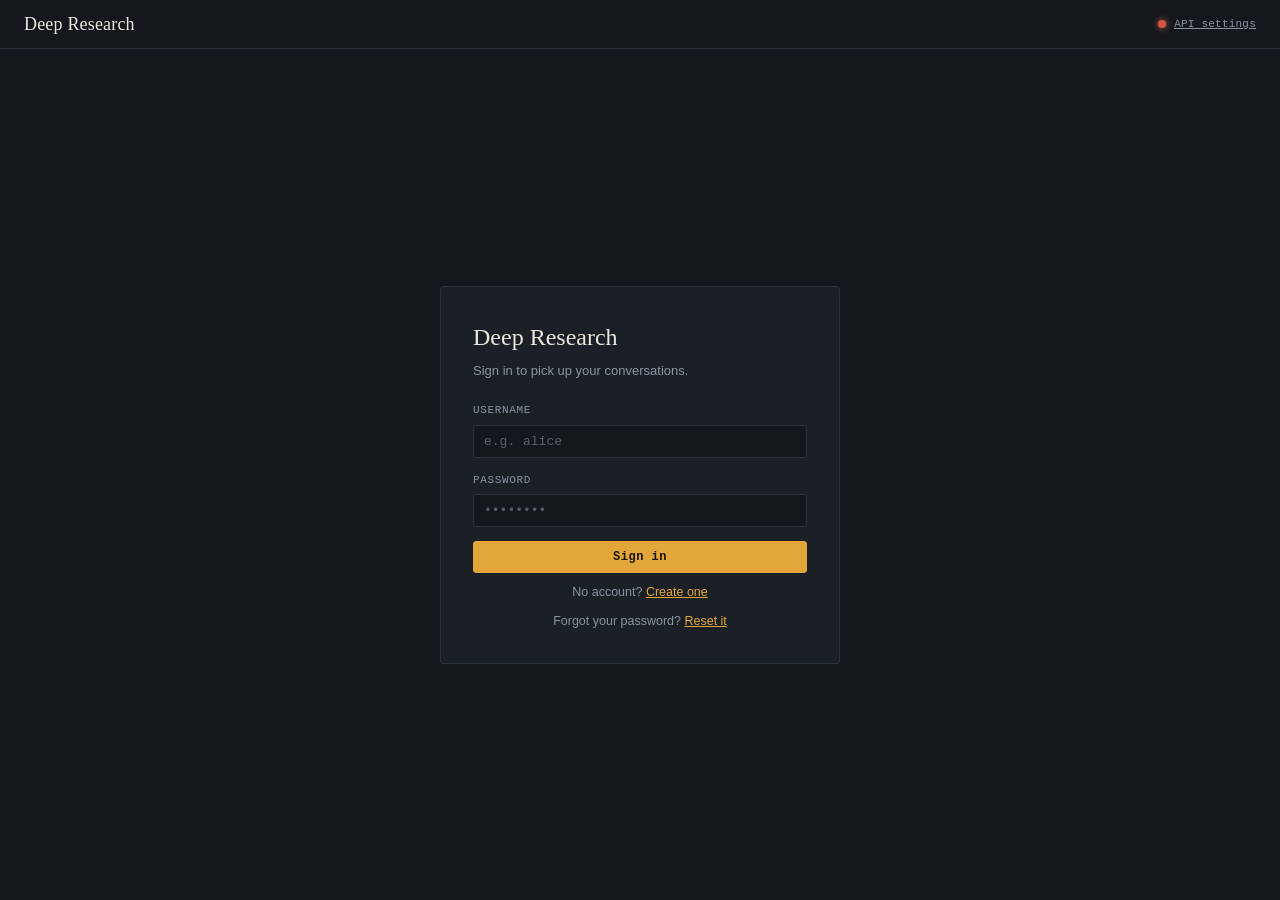
<file: pages/index.html>
<!DOCTYPE html>
<html lang="en">
<head>
<meta charset="UTF-8" />
<meta name="viewport" content="width=device-width, initial-scale=1.0" />
<title>Deep Research</title>
<link rel="stylesheet" href="shared.css" />
</head>
<body>
  <div class="boot-wrap">
    <p class="boot-msg">Loading…</p>
  </div>

<script src="shared.js"></script>
<script>
  // This page never renders anything of its own - it just decides which
  // real page you land on. A signed-out visitor never sees the app shell,
  // even for a moment.
  const session = getSession();
  window.location.replace(session.token && session.username ? "app.html" : "login.html");
</script>
</body>
</html>
</file>
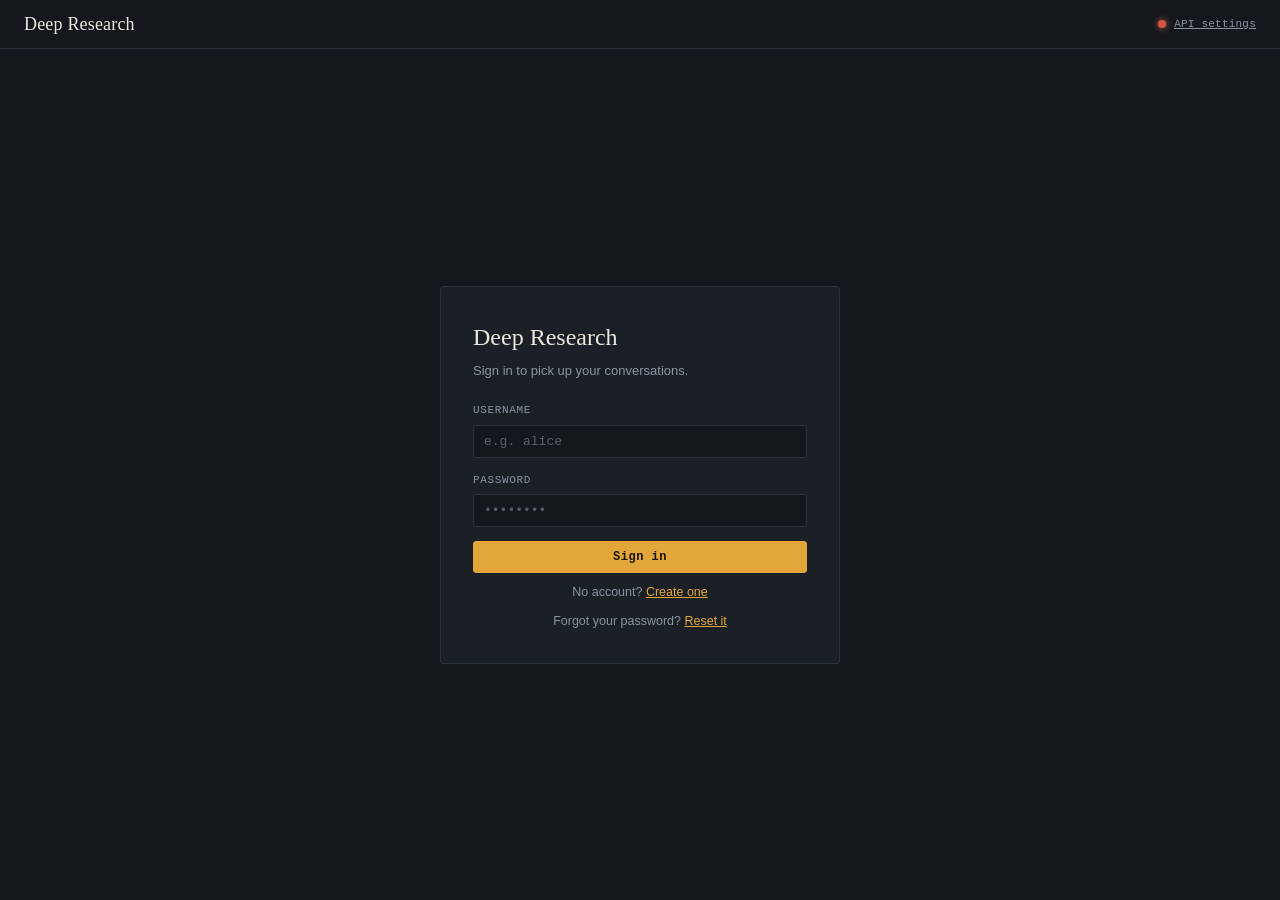
<file: pages/app.html>
<!DOCTYPE html>
<html lang="en">
<head>
<meta charset="UTF-8" />
<meta name="viewport" content="width=device-width, initial-scale=1.0" />
<title>Deep Research</title>
<link rel="stylesheet" href="shared.css" />
</head>
<body>

  <header class="topbar">
    <div class="brand"><span class="brand-mark">Deep Research</span></div>
    <div class="topbar-right">
      <span class="status-dot" id="statusDot" title="API reachability"></span>
      <button class="linklike" id="apiSettingsBtn" type="button">API settings</button>
    </div>
  </header>

  <div class="api-settings-panel" id="apiSettingsPanel" hidden>
    <div class="field" style="margin-bottom:0;">
      <label for="baseUrlInput">API base URL</label>
      <input id="baseUrlInput" type="text" spellcheck="false" />
    </div>
  </div>

  <div class="app-layout">
    <aside class="sidebar">
      <div class="user-row">
        <div class="user-chip" id="sidebarUserChip">—</div>
        <div class="user-actions">
          <button class="linklike" id="changePasswordBtn" type="button">Change password</button>
          <button class="linklike" id="signOutBtn" type="button">Sign out</button>
        </div>
      </div>

      <div class="new-chat-wrap">
        <button class="btn btn-primary btn-block" id="newChatBtn" type="button">+ New conversation</button>
      </div>

      <div id="sidebarBanner"></div>

      <nav class="conv-nav" id="convNav">
        <div class="hint" style="padding:8px 4px;">Loading…</div>
      </nav>
    </aside>

    <main class="chat-main">
      <!-- Empty state: no conversation selected — start one -->
      <div class="chat-empty" id="chatEmpty">
        <div class="chat-empty-card">
          <h2>Start a conversation</h2>
          <p>Your first message becomes the conversation's title, generated by the LLM.</p>
          <div id="chatEmptyBanner"></div>
          <div class="field">
            <label for="newChatPrompt">First message</label>
            <textarea id="newChatPrompt" rows="4" placeholder="What is the capital of France?"></textarea>
          </div>
          <div class="field">
            <label for="newChatModel">Model type</label>
            <input id="newChatModel" type="text" placeholder="e.g. openrouter/auto" value="openrouter/auto" />
          </div>
          <button class="btn btn-primary btn-block" id="startConvBtn" type="button">Start conversation</button>
        </div>
      </div>

      <!-- Active conversation -->
      <div class="chat-active" id="chatActive" hidden>
        <header class="chat-header">
          <div>
            <div class="chat-header-title" id="chatTitle">—</div>
            <div class="chat-header-meta" id="chatMeta"></div>
          </div>
          <div class="chat-header-actions">
            <button class="btn btn-small" id="renameBtn" type="button">Rename</button>
            <button class="btn btn-small btn-danger" id="deleteBtn" type="button">Delete</button>
          </div>
        </header>
        <div id="chatBanner"></div>
        <div class="chat-thread" id="chatThread"></div>
        <div class="chat-composer">
          <textarea id="chatInput" rows="2" placeholder="Send a message… (Cmd/Ctrl+Enter to send)"></textarea>
          <button class="btn btn-primary" id="chatSendBtn" type="button">Send</button>
        </div>
      </div>
    </main>
  </div>

  <!-- Change password modal -->
  <div class="modal-overlay" id="pwModal" hidden>
    <div class="modal-card">
      <h3>Change password</h3>
      <div id="pwBanner"></div>
      <form id="pwForm">
        <div class="field">
          <label for="pwCurrent">Current password</label>
          <input id="pwCurrent" type="password" placeholder="••••••••" autocomplete="current-password" />
        </div>
        <div class="field">
          <label for="pwNew">New password</label>
          <input id="pwNew" type="password" placeholder="••••••••" autocomplete="new-password" />
        </div>
        <div class="field">
          <label for="pwNewConfirm">Confirm new password</label>
          <input id="pwNewConfirm" type="password" placeholder="••••••••" autocomplete="new-password" />
        </div>
        <div class="btn-row">
          <button class="btn btn-primary" id="pwSubmitBtn" type="submit">Update password</button>
          <button class="btn" id="pwCancelBtn" type="button">Cancel</button>
        </div>
      </form>
    </div>
  </div>

<script src="shared.js"></script>
<script>
  const session = requireAuth(); // redirects to login.html if there's no local session
  if (session) {
    (function () {
      "use strict";

      let username = session.username;
      let conversations = [];
      let activeConversationId = null;
      let activeConv = null;

      initTopbar();
      $("sidebarUserChip").textContent = username;

      // A 401 from any authenticated call means the token is no longer
      // valid server-side (expired/revoked) - bounce to a real sign-in page
      // with an explanation, rather than leaving a half-broken app on screen.
      function handleAuthError(err) {
        if (err && err.status === 401) {
          sessionExpired();
          return true;
        }
        return false;
      }

      // ===== Sidebar: conversation list =====

      async function loadConversations() {
        banner("sidebarBanner", null);
        try {
          conversations = await apiRequest("GET", "/conversations", { auth: true });
          renderConvNav();
          if (conversations.length && !activeConversationId) {
            selectConversation(conversations[0].id);
          } else if (!conversations.length) {
            showEmptyChat();
          }
        } catch (err) {
          if (handleAuthError(err)) return;
          $("convNav").innerHTML = "";
          banner("sidebarBanner", err.message, "error");
        }
      }

      function renderConvNav() {
        const nav = $("convNav");
        nav.innerHTML = "";
        if (!conversations.length) {
          nav.innerHTML = '<div class="empty-state"><strong>No conversations yet</strong>Start one to see it appear here.</div>';
          return;
        }
        conversations.forEach((c) => nav.appendChild(convNavItem(c)));
      }

      function convNavItem(c) {
        const item = document.createElement("div");
        item.className = "conv-nav-item" + (c.id === activeConversationId ? " active" : "");
        item.innerHTML =
          '<span class="conv-nav-title">' + escapeHtml(c.title || "Untitled") + "</span>" +
          '<button class="conv-nav-del" data-role="del" title="Delete conversation" type="button">&times;</button>';

        item.addEventListener("click", (e) => {
          if (e.target.dataset.role === "del") return;
          selectConversation(c.id);
        });

        item.querySelector('[data-role="del"]').addEventListener("click", async (e) => {
          e.stopPropagation();
          await deleteConversation(c);
        });

        return item;
      }

      async function deleteConversation(conv) {
        if (!confirm('Delete "' + (conv.title || "this conversation") + '"? This cannot be undone.')) return;
        try {
          await apiRequest("DELETE", "/conversations/" + conv.id, { auth: true });
          conversations = conversations.filter((c) => c.id !== conv.id);
          renderConvNav();
          if (activeConversationId === conv.id) {
            activeConversationId = null;
            activeConv = null;
            if (conversations.length) selectConversation(conversations[0].id);
            else showEmptyChat();
          }
        } catch (err) {
          if (handleAuthError(err)) return;
          banner("sidebarBanner", err.message, "error");
        }
      }

      $("newChatBtn").addEventListener("click", () => {
        activeConversationId = null;
        activeConv = null;
        renderConvNav();
        showEmptyChat();
        $("newChatPrompt").focus();
      });

      // ===== Main panel: empty state / active conversation =====

      function showEmptyChat() {
        $("chatEmpty").hidden = false;
        $("chatActive").hidden = true;
        banner("chatEmptyBanner", null);
      }

      function showActiveChat() {
        $("chatEmpty").hidden = true;
        $("chatActive").hidden = false;
        banner("chatBanner", null);
      }

      function messageBubble(msg) {
        const div = document.createElement("div");
        div.className = "msg-pair" + (msg.is_success === false ? " failed" : "");
        div.innerHTML =
          '<div class="msg-bubble msg-prompt">' + escapeHtml(msg.prompt_content) + "</div>" +
          '<div class="msg-bubble msg-response">' + escapeHtml(msg.response_content) + "</div>" +
          '<div class="msg-meta">' +
            '<span>' + new Date(msg.created_at).toLocaleString() + "</span>" +
            (msg.total_tokens ? '<span>' + msg.total_tokens + " tokens</span>" : "") +
            (msg.is_success === false ? '<span class="msg-failed-tag">failed</span>' : "") +
          "</div>";
        return div;
      }

      function renderMessages(messages) {
        const threadEl = $("chatThread");
        threadEl.innerHTML = "";
        if (!messages.length) {
          threadEl.innerHTML = '<div class="msg-empty">No messages yet — send the first one below.</div>';
          return;
        }
        messages.forEach((m) => threadEl.appendChild(messageBubble(m)));
        threadEl.scrollTop = threadEl.scrollHeight;
      }

      function renderConvHeader(conv) {
        $("chatTitle").textContent = conv.title || "Untitled";
        $("chatMeta").innerHTML =
          '<span>' + escapeHtml(conv.model_type) + "</span>" +
          '<span>created ' + new Date(conv.created_at).toLocaleString() + "</span>";
      }

      async function selectConversation(id) {
        activeConversationId = id;
        activeConv = conversations.find((c) => c.id === id) || null;
        renderConvNav();
        showActiveChat();
        if (!activeConv) return;

        renderConvHeader(activeConv);
        $("chatThread").innerHTML = '<div class="hint">Loading messages…</div>';
        try {
          const messages = await apiRequest("GET", "/conversations/" + id + "/messages", { auth: true });
          renderMessages(messages);
        } catch (err) {
          if (handleAuthError(err)) return;
          $("chatThread").innerHTML = '<div class="msg-empty">Could not load messages: ' + escapeHtml(err.message) + "</div>";
        }
      }

      // ===== Start a new conversation =====

      $("startConvBtn").addEventListener("click", async () => {
        banner("chatEmptyBanner", null);
        const prompt = $("newChatPrompt").value.trim();
        const modelType = $("newChatModel").value.trim();
        if (!prompt) return banner("chatEmptyBanner", "Write your first message.", "error");
        if (!modelType) return banner("chatEmptyBanner", "Set a model type.", "error");

        const btn = $("startConvBtn");
        btn.disabled = true;
        try {
          const conv = await apiRequest("POST", "/conversations", {
            body: { initial_prompt: prompt, model_type: modelType },
            auth: true,
          });
          $("newChatPrompt").value = "";
          conversations.unshift(conv);
          activeConversationId = conv.id;
          activeConv = conv;
          renderConvNav();
          showActiveChat();
          renderConvHeader(conv);
          $("chatThread").innerHTML = '<div class="msg-empty">No messages yet — send the first one below.</div>';

          // The conversation itself never generates a response server-side -
          // stream the initial prompt as its first message the same way any
          // later message is sent, so it appears live.
          sendMessage(prompt);
        } catch (err) {
          if (handleAuthError(err)) return;
          banner("chatEmptyBanner", err.message, "error");
        } finally {
          btn.disabled = false;
        }
      });

      // ===== Rename / delete active conversation =====

      $("renameBtn").addEventListener("click", async () => {
        if (!activeConv) return;
        const nextTitle = window.prompt("Rename conversation", activeConv.title || "");
        if (nextTitle === null) return;
        const trimmed = nextTitle.trim();
        if (!trimmed || trimmed === activeConv.title) return;

        try {
          const updated = await apiRequest("PUT", "/conversations/" + activeConv.id, {
            body: { title: trimmed, model_type: activeConv.model_type },
            auth: true,
          });
          activeConv = updated;
          const idx = conversations.findIndex((c) => c.id === updated.id);
          if (idx !== -1) conversations[idx] = updated;
          renderConvHeader(updated);
          renderConvNav();
        } catch (err) {
          if (handleAuthError(err)) return;
          banner("chatBanner", err.message, "error");
        }
      });

      $("deleteBtn").addEventListener("click", () => {
        if (activeConv) deleteConversation(activeConv);
      });

      // ===== Send a message (streaming) =====

      async function sendMessage(promptOverride) {
        if (!activeConversationId) return;
        const inputEl = $("chatInput");
        const sendBtn = $("chatSendBtn");
        const prompt = (typeof promptOverride === "string" ? promptOverride : inputEl.value).trim();
        if (!prompt) return;

        sendBtn.disabled = true;
        inputEl.disabled = true;

        const threadEl = $("chatThread");
        const empty = threadEl.querySelector(".msg-empty");
        if (empty) empty.remove();

        const pairEl = document.createElement("div");
        pairEl.className = "msg-pair";
        pairEl.innerHTML =
          '<div class="msg-bubble msg-prompt">' + escapeHtml(prompt) + "</div>" +
          '<div class="msg-bubble msg-response" data-role="live-response"></div>' +
          '<div class="msg-meta" data-role="live-meta"><span>streaming…</span></div>';
        threadEl.appendChild(pairEl);
        threadEl.scrollTop = threadEl.scrollHeight;
        const responseEl = pairEl.querySelector('[data-role="live-response"]');
        const metaEl = pairEl.querySelector('[data-role="live-meta"]');

        const path = "/conversations/" + activeConversationId + "/messages";

        const finish = (finalMessage, note) => {
          if (finalMessage) {
            pairEl.className = "msg-pair" + (finalMessage.is_success === false ? " failed" : "");
            responseEl.textContent = finalMessage.response_content;
            metaEl.innerHTML =
              '<span>' + new Date(finalMessage.created_at).toLocaleString() + "</span>" +
              (finalMessage.total_tokens ? '<span>' + finalMessage.total_tokens + " tokens</span>" : "") +
              (finalMessage.is_success === false ? '<span class="msg-failed-tag">failed</span>' : "");
          } else if (responseEl.textContent) {
            pairEl.classList.add("failed");
            metaEl.innerHTML = '<span class="msg-failed-tag">' + escapeHtml(note || "connection interrupted") + "</span>";
          } else {
            pairEl.remove();
            banner("chatBanner", note || "Something went wrong.", "error");
          }
        };

        try {
          const currentSession = getSession();
          const res = await fetch(getBaseUrl() + path, {
            method: "POST",
            headers: { "Content-Type": "application/json", "Authorization": "Bearer " + currentSession.token },
            body: JSON.stringify({ prompt }),
          });

          if (res.status === 401) {
            sessionExpired();
            return;
          }

          if (!res.ok || !res.body) {
            const text = await res.text().catch(() => "");
            let detail = text;
            try { detail = JSON.parse(text).detail || text; } catch (e) { /* not JSON, use raw text */ }
            throw new Error(detail || ("Request failed with status " + res.status));
          }

          const reader = res.body.getReader();
          const decoder = new TextDecoder();
          let buffer = "";
          let finalMessage = null;

          while (true) {
            const { done, value } = await reader.read();
            if (done) break;
            buffer += decoder.decode(value, { stream: true });

            let sepIndex;
            while ((sepIndex = buffer.indexOf("\n\n")) !== -1) {
              const rawFrame = buffer.slice(0, sepIndex);
              buffer = buffer.slice(sepIndex + 2);
              const dataLine = rawFrame.split("\n").find((l) => l.startsWith("data:"));
              if (!dataLine) continue;
              const payload = JSON.parse(dataLine.slice(5).trim());

              if (payload.type === "chunk") {
                responseEl.textContent += payload.content;
                threadEl.scrollTop = threadEl.scrollHeight;
              } else if (payload.type === "done") {
                finalMessage = payload.message;
              }
            }
          }

          finish(finalMessage, finalMessage ? null : "Stream ended before a final response arrived.");
          if (finalMessage) {
            inputEl.value = "";
            if (finalMessage.is_success === false) {
              banner("chatBanner", "Message saved, but the model call failed — see the reply for details.", "error");
            }
          }
        } catch (err) {
          finish(null, err.message);
        } finally {
          sendBtn.disabled = false;
          inputEl.disabled = false;
        }
      }

      $("chatSendBtn").addEventListener("click", () => sendMessage());
      $("chatInput").addEventListener("keydown", (e) => {
        if (e.key === "Enter" && (e.metaKey || e.ctrlKey)) sendMessage();
      });

      // ===== Sign out =====

      $("signOutBtn").addEventListener("click", async () => {
        try {
          await apiRequest("POST", "/auth/logout", { auth: true });
        } catch (err) {
          // Token may already be invalid/expired — sign out locally regardless.
        }
        setSession(null, null);
        window.location.href = "login.html";
      });

      // ===== Change password (modal) =====

      $("changePasswordBtn").addEventListener("click", () => {
        $("pwForm").reset();
        banner("pwBanner", null);
        $("pwModal").hidden = false;
      });

      $("pwCancelBtn").addEventListener("click", () => { $("pwModal").hidden = true; });

      $("pwForm").addEventListener("submit", async (e) => {
        e.preventDefault();
        banner("pwBanner", null);
        const cur = $("pwCurrent").value;
        const next = $("pwNew").value;
        const conf = $("pwNewConfirm").value;
        if (!cur || !next) return banner("pwBanner", "Fill in both fields.", "error");
        if (next !== conf) return banner("pwBanner", "New passwords don't match.", "error");

        const btn = $("pwSubmitBtn");
        btn.disabled = true;
        try {
          await apiRequest("POST", "/auth/reset-password", { body: { current_password: cur, new_password: next }, auth: true });
          $("pwModal").hidden = true;
          banner("sidebarBanner", "Password updated.", "success");
        } catch (err) {
          if (handleAuthError(err)) return;
          banner("pwBanner", err.message, "error");
        } finally {
          btn.disabled = false;
        }
      });

      // ===== Boot =====

      loadConversations();
    })();
  }
</script>
</body>
</html>
</file>
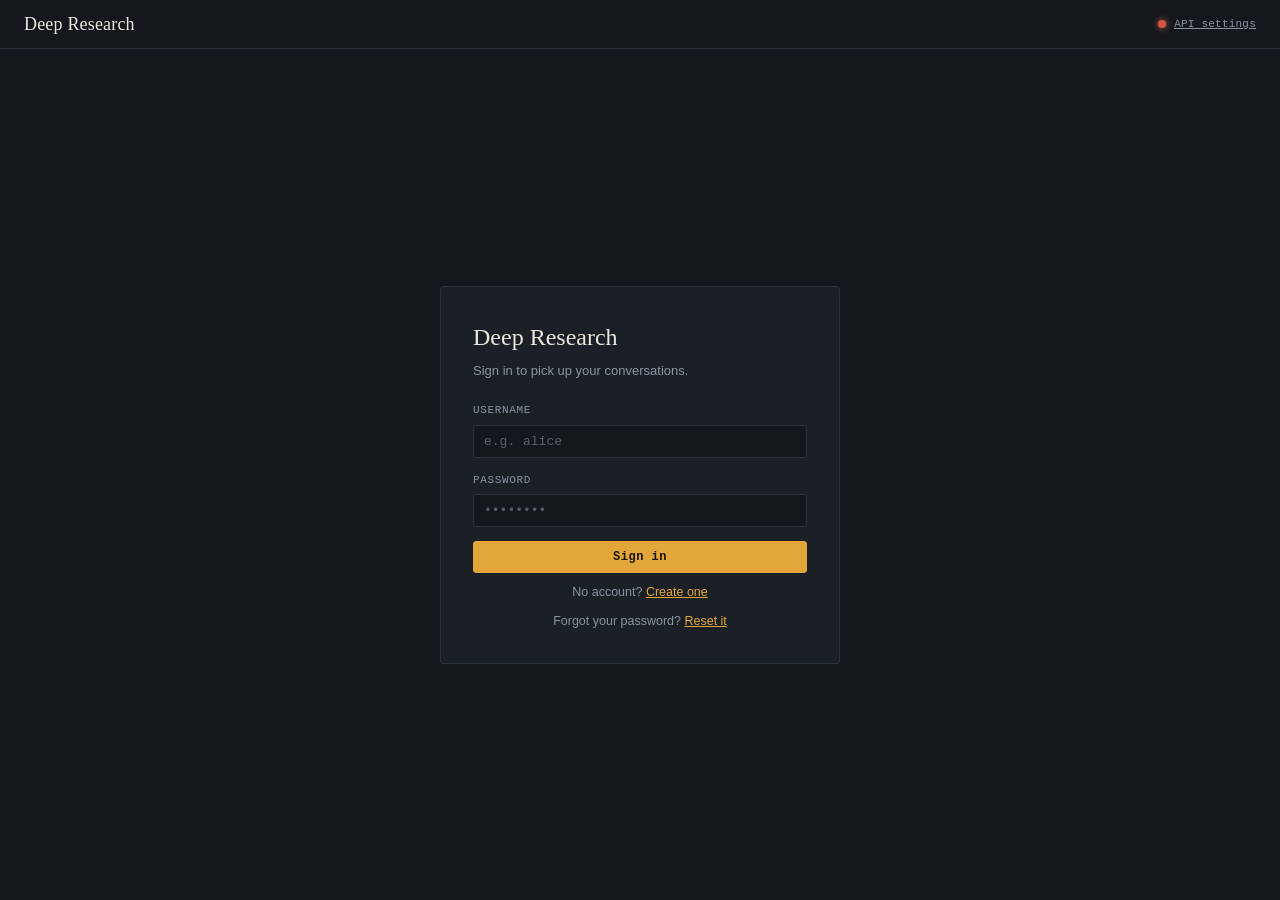
<file: pages/login.html>
<!DOCTYPE html>
<html lang="en">
<head>
<meta charset="UTF-8" />
<meta name="viewport" content="width=device-width, initial-scale=1.0" />
<title>Sign in — Deep Research</title>
<link rel="stylesheet" href="shared.css" />
</head>
<body>

  <header class="topbar">
    <div class="brand"><span class="brand-mark">Deep Research</span></div>
    <div class="topbar-right">
      <span class="status-dot" id="statusDot" title="API reachability"></span>
      <button class="linklike" id="apiSettingsBtn" type="button">API settings</button>
    </div>
  </header>

  <div class="api-settings-panel" id="apiSettingsPanel" hidden>
    <div class="field" style="margin-bottom:0;">
      <label for="baseUrlInput">API base URL</label>
      <input id="baseUrlInput" type="text" spellcheck="false" />
    </div>
  </div>

  <div class="auth-wrap">
    <div class="auth-card">
      <h1>Deep Research</h1>
      <p class="auth-sub">Sign in to pick up your conversations.</p>

      <div id="authBanner"></div>

      <form id="signinForm">
        <div class="field">
          <label for="signinUsername">Username</label>
          <input id="signinUsername" type="text" placeholder="e.g. alice" autocomplete="username" />
        </div>
        <div class="field">
          <label for="signinPassword">Password</label>
          <input id="signinPassword" type="password" placeholder="••••••••" autocomplete="current-password" />
        </div>
        <button class="btn btn-primary btn-block" id="signinSubmitBtn" type="submit">Sign in</button>
      </form>

      <p class="auth-switch">No account? <a href="register.html">Create one</a></p>
      <p class="auth-switch">Forgot your password? <a href="reset-password.html">Reset it</a></p>
    </div>
  </div>

<script src="shared.js"></script>
<script>
  redirectIfAuthed();
  initTopbar();

  const params = new URLSearchParams(window.location.search);
  if (params.get("expired")) {
    banner("authBanner", "Your session expired — sign in again.", "error");
  } else if (params.get("registered")) {
    banner("authBanner", "Account created — sign in to continue.", "success");
  }
  const prefillUser = params.get("username");
  if (prefillUser) $("signinUsername").value = prefillUser;

  $("signinForm").addEventListener("submit", async (e) => {
    e.preventDefault();
    banner("authBanner", null);
    const u = $("signinUsername").value.trim();
    const p = $("signinPassword").value;
    if (!u || !p) return banner("authBanner", "Enter your username and password.", "error");

    const btn = $("signinSubmitBtn");
    btn.disabled = true;
    try {
      const data = await apiRequest("POST", "/auth/token", { body: { username: u, password: p }, form: true });
      setSession(data.access_token, u);
      window.location.href = "app.html";
    } catch (err) {
      banner("authBanner", err.message, "error");
      btn.disabled = false;
    }
  });
</script>
</body>
</html>
</file>
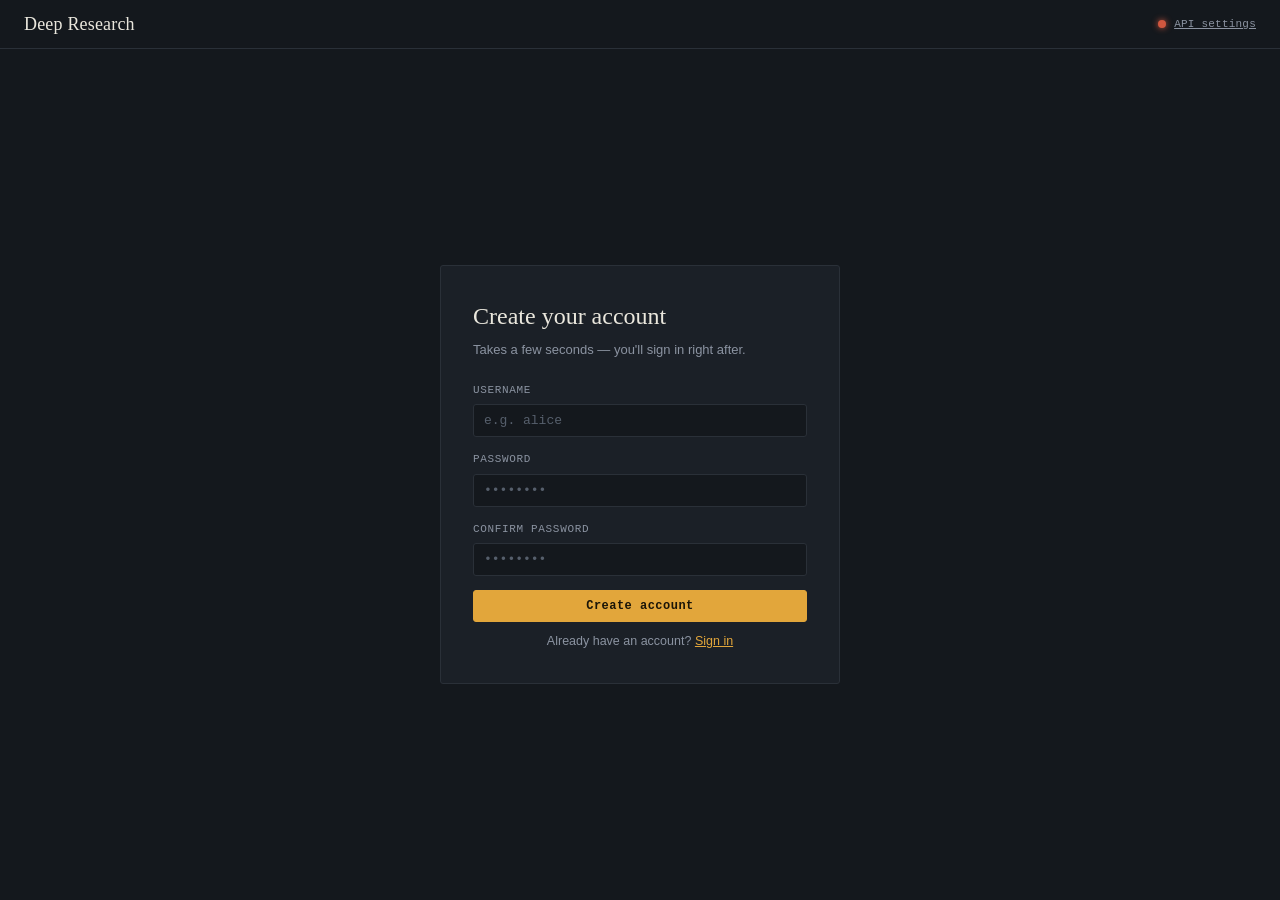
<file: pages/register.html>
<!DOCTYPE html>
<html lang="en">
<head>
<meta charset="UTF-8" />
<meta name="viewport" content="width=device-width, initial-scale=1.0" />
<title>Create account — Deep Research</title>
<link rel="stylesheet" href="shared.css" />
</head>
<body>

  <header class="topbar">
    <div class="brand"><span class="brand-mark">Deep Research</span></div>
    <div class="topbar-right">
      <span class="status-dot" id="statusDot" title="API reachability"></span>
      <button class="linklike" id="apiSettingsBtn" type="button">API settings</button>
    </div>
  </header>

  <div class="api-settings-panel" id="apiSettingsPanel" hidden>
    <div class="field" style="margin-bottom:0;">
      <label for="baseUrlInput">API base URL</label>
      <input id="baseUrlInput" type="text" spellcheck="false" />
    </div>
  </div>

  <div class="auth-wrap">
    <div class="auth-card">
      <h1>Create your account</h1>
      <p class="auth-sub">Takes a few seconds — you'll sign in right after.</p>

      <div id="authBanner"></div>

      <form id="registerForm">
        <div class="field">
          <label for="registerUsername">Username</label>
          <input id="registerUsername" type="text" placeholder="e.g. alice" autocomplete="username" />
        </div>
        <div class="field">
          <label for="registerPassword">Password</label>
          <input id="registerPassword" type="password" placeholder="••••••••" autocomplete="new-password" />
        </div>
        <div class="field">
          <label for="registerPasswordConfirm">Confirm password</label>
          <input id="registerPasswordConfirm" type="password" placeholder="••••••••" autocomplete="new-password" />
        </div>
        <button class="btn btn-primary btn-block" id="registerSubmitBtn" type="submit">Create account</button>
      </form>

      <p class="auth-switch">Already have an account? <a href="login.html">Sign in</a></p>
    </div>
  </div>

<script src="shared.js"></script>
<script>
  redirectIfAuthed();
  initTopbar();

  $("registerForm").addEventListener("submit", async (e) => {
    e.preventDefault();
    banner("authBanner", null);
    const u = $("registerUsername").value.trim();
    const p = $("registerPassword").value;
    const c = $("registerPasswordConfirm").value;
    if (!u || !p) return banner("authBanner", "Choose a username and password.", "error");
    if (p !== c) return banner("authBanner", "Passwords don't match.", "error");

    const btn = $("registerSubmitBtn");
    btn.disabled = true;
    try {
      await apiRequest("POST", "/auth/register", { body: { username: u, password: p } });
      window.location.href = "login.html?registered=1&username=" + encodeURIComponent(u);
    } catch (err) {
      banner("authBanner", err.message, "error");
      btn.disabled = false;
    }
  });
</script>
</body>
</html>
</file>
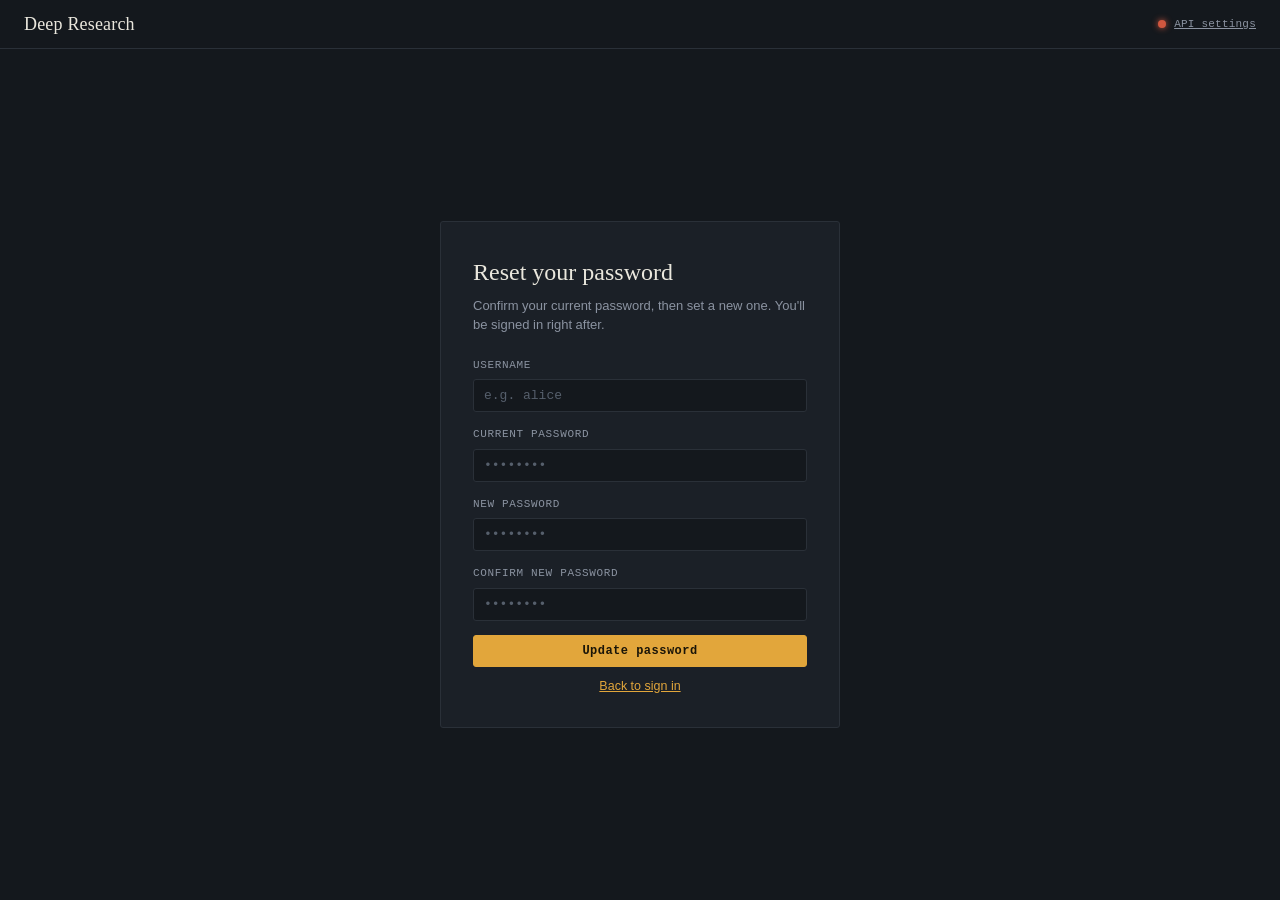
<file: pages/reset-password.html>
<!DOCTYPE html>
<html lang="en">
<head>
<meta charset="UTF-8" />
<meta name="viewport" content="width=device-width, initial-scale=1.0" />
<title>Reset password — Deep Research</title>
<link rel="stylesheet" href="shared.css" />
</head>
<body>

  <header class="topbar">
    <div class="brand"><span class="brand-mark">Deep Research</span></div>
    <div class="topbar-right">
      <span class="status-dot" id="statusDot" title="API reachability"></span>
      <button class="linklike" id="apiSettingsBtn" type="button">API settings</button>
    </div>
  </header>

  <div class="api-settings-panel" id="apiSettingsPanel" hidden>
    <div class="field" style="margin-bottom:0;">
      <label for="baseUrlInput">API base URL</label>
      <input id="baseUrlInput" type="text" spellcheck="false" />
    </div>
  </div>

  <div class="auth-wrap">
    <div class="auth-card">
      <h1>Reset your password</h1>
      <p class="auth-sub">Confirm your current password, then set a new one. You'll be signed in right after.</p>

      <div id="authBanner"></div>

      <form id="resetForm">
        <div class="field">
          <label for="resetUsername">Username</label>
          <input id="resetUsername" type="text" placeholder="e.g. alice" autocomplete="username" />
        </div>
        <div class="field">
          <label for="resetCurrentPassword">Current password</label>
          <input id="resetCurrentPassword" type="password" placeholder="••••••••" autocomplete="current-password" />
        </div>
        <div class="field">
          <label for="resetNewPassword">New password</label>
          <input id="resetNewPassword" type="password" placeholder="••••••••" autocomplete="new-password" />
        </div>
        <div class="field">
          <label for="resetNewPasswordConfirm">Confirm new password</label>
          <input id="resetNewPasswordConfirm" type="password" placeholder="••••••••" autocomplete="new-password" />
        </div>
        <button class="btn btn-primary btn-block" id="resetSubmitBtn" type="submit">Update password</button>
      </form>

      <p class="auth-switch"><a href="login.html">Back to sign in</a></p>
    </div>
  </div>

<script src="shared.js"></script>
<script>
  redirectIfAuthed();
  initTopbar();

  // There's no unauthenticated "forgot password" endpoint on the backend -
  // resetting still requires proving the current password. So this page
  // confirms it the same way signing in does, then immediately changes it.
  $("resetForm").addEventListener("submit", async (e) => {
    e.preventDefault();
    banner("authBanner", null);
    const u = $("resetUsername").value.trim();
    const cur = $("resetCurrentPassword").value;
    const next = $("resetNewPassword").value;
    const conf = $("resetNewPasswordConfirm").value;
    if (!u || !cur || !next) return banner("authBanner", "Fill in your username, current password, and new password.", "error");
    if (next !== conf) return banner("authBanner", "New passwords don't match.", "error");

    const btn = $("resetSubmitBtn");
    btn.disabled = true;
    try {
      let data;
      try {
        data = await apiRequest("POST", "/auth/token", { body: { username: u, password: cur }, form: true });
      } catch (err) {
        throw new Error("Username or current password is incorrect.");
      }
      setSession(data.access_token, u);
      await apiRequest("POST", "/auth/reset-password", {
        body: { current_password: cur, new_password: next },
        auth: true,
      });
      window.location.href = "app.html";
    } catch (err) {
      setSession(null, null);
      banner("authBanner", err.message, "error");
      btn.disabled = false;
    }
  });
</script>
</body>
</html>
</file>
<file: pages/shared.css>
:root {
  --bg: #14181d;
  --bg-panel: #1b2027;
  --bg-panel-raised: #20262e;
  --ink: #eae7dd;
  --ink-dim: #8b93a1;
  --ink-faint: #565f6c;
  --accent: #e2a63b;
  --accent-ink: #1a1508;
  --good: #5fb8ab;
  --bad: #d1573f;
  --border: #2a3038;
  --radius: 3px;
  --font-display: "Iowan Old Style", "Palatino Linotype", Georgia, serif;
  --font-mono: ui-monospace, "SF Mono", "SFMono-Regular", Menlo, Consolas, "Liberation Mono", monospace;
  --font-body: -apple-system, BlinkMacSystemFont, "Segoe UI", Roboto, sans-serif;
}

* { box-sizing: border-box; }

html, body {
  margin: 0;
  padding: 0;
  background: var(--bg);
  color: var(--ink);
  font-family: var(--font-body);
  font-size: 15px;
  line-height: 1.5;
  height: 100%;
}

a { color: var(--accent); }

:focus-visible {
  outline: 2px solid var(--accent);
  outline-offset: 2px;
}

button { font-family: var(--font-mono); cursor: pointer; }

input, textarea {
  font-family: var(--font-mono);
  background: var(--bg);
  border: 1px solid var(--border);
  color: var(--ink);
  border-radius: var(--radius);
  padding: 8px 10px;
  font-size: 13px;
  width: 100%;
}
input::placeholder, textarea::placeholder { color: var(--ink-faint); }

label {
  display: block;
  font-family: var(--font-mono);
  font-size: 11px;
  letter-spacing: 0.06em;
  text-transform: uppercase;
  color: var(--ink-dim);
  margin-bottom: 6px;
}

.field { margin-bottom: 14px; }

.hint { font-size: 12px; color: var(--ink-faint); margin-top: 6px; }

.btn {
  display: inline-flex;
  align-items: center;
  justify-content: center;
  gap: 6px;
  background: transparent;
  border: 1px solid var(--border);
  color: var(--ink);
  padding: 8px 16px;
  border-radius: var(--radius);
  font-size: 12px;
  letter-spacing: 0.04em;
  transition: border-color 0.15s, color 0.15s;
}
.btn:hover { border-color: var(--ink-dim); }
.btn:disabled { opacity: 0.4; cursor: not-allowed; }

.btn-primary { background: var(--accent); border-color: var(--accent); color: var(--accent-ink); font-weight: 600; }
.btn-primary:hover { border-color: var(--accent); opacity: 0.9; }

.btn-danger { color: var(--bad); border-color: var(--border); }
.btn-danger:hover { border-color: var(--bad); }

.btn-small { padding: 5px 10px; font-size: 11px; }
.btn-block { width: 100%; }
.btn-row { display: flex; gap: 10px; margin-top: 4px; }

.linklike {
  background: none;
  border: none;
  color: var(--ink-dim);
  font-family: var(--font-mono);
  font-size: 11px;
  letter-spacing: 0.02em;
  text-decoration: underline;
  padding: 0;
}
.linklike:hover { color: var(--ink); }

.banner {
  padding: 10px 14px;
  border-radius: var(--radius);
  font-size: 12.5px;
  margin-bottom: 14px;
  font-family: var(--font-mono);
  border: 1px solid;
}
.banner.error { color: var(--bad); border-color: var(--bad); background: rgba(209, 87, 63, 0.08); }
.banner.success { color: var(--good); border-color: var(--good); background: rgba(95, 184, 171, 0.08); }

.empty-state {
  border: 1px dashed var(--border);
  border-radius: var(--radius);
  padding: 32px 20px;
  text-align: center;
  color: var(--ink-dim);
  font-size: 13px;
}
.empty-state strong { color: var(--ink); display: block; margin-bottom: 4px; font-family: var(--font-display); font-size: 16px; font-weight: 400; }

::-webkit-scrollbar { width: 8px; height: 8px; }
::-webkit-scrollbar-track { background: transparent; }
::-webkit-scrollbar-thumb { background: var(--border); border-radius: 4px; }

/* ===== Boot (index.html) ===== */

.boot-wrap {
  display: flex;
  align-items: center;
  justify-content: center;
  height: 100vh;
}
.boot-msg { color: var(--ink-dim); font-family: var(--font-mono); font-size: 13px; }

/* ===== Persistent top bar (every page) ===== */

header.topbar {
  display: flex;
  align-items: center;
  justify-content: space-between;
  gap: 16px;
  padding: 12px 24px;
  border-bottom: 1px solid var(--border);
  height: 49px;
}

.brand { display: flex; align-items: baseline; gap: 10px; }
.brand .brand-mark { font-family: var(--font-display); font-size: 18px; font-weight: 400; letter-spacing: 0.01em; }

.topbar-right { display: flex; align-items: center; gap: 8px; font-family: var(--font-mono); font-size: 12px; }

.status-dot {
  width: 8px;
  height: 8px;
  border-radius: 50%;
  background: var(--ink-faint);
  display: inline-block;
  flex-shrink: 0;
  transition: background 0.3s;
}
.status-dot.up { background: var(--good); box-shadow: 0 0 6px var(--good); }
.status-dot.down { background: var(--bad); box-shadow: 0 0 6px var(--bad); }

.api-settings-panel {
  position: absolute;
  top: 44px;
  right: 24px;
  background: var(--bg-panel);
  border: 1px solid var(--border);
  border-radius: var(--radius);
  padding: 14px;
  width: 300px;
  z-index: 30;
  box-shadow: 0 8px 24px rgba(0, 0, 0, 0.35);
}

/* ===== Auth pages (login / register / reset-password) ===== */

.auth-wrap {
  display: flex;
  align-items: center;
  justify-content: center;
  min-height: calc(100vh - 49px);
  padding: 32px 20px;
}

.auth-card {
  width: 100%;
  max-width: 400px;
  background: var(--bg-panel);
  border: 1px solid var(--border);
  border-radius: var(--radius);
  padding: 32px;
}

.auth-card h1 { font-family: var(--font-display); font-weight: 400; font-size: 24px; margin: 0 0 6px 0; }
.auth-card .auth-sub { color: var(--ink-dim); font-size: 13px; margin: 0 0 22px 0; }

.auth-switch { text-align: center; font-size: 12.5px; color: var(--ink-dim); margin: 10px 0 0 0; }

/* ===== App page (sidebar + chat) ===== */

.app-layout { display: flex; height: calc(100vh - 49px); overflow: hidden; }

.sidebar {
  width: 280px;
  flex-shrink: 0;
  background: var(--bg-panel);
  border-right: 1px solid var(--border);
  display: flex;
  flex-direction: column;
  height: 100%;
}

.user-row {
  display: flex;
  align-items: center;
  justify-content: space-between;
  gap: 10px;
  padding: 14px 16px;
  border-bottom: 1px solid var(--border);
}
.user-chip { font-family: var(--font-mono); font-size: 12px; color: var(--ink); overflow: hidden; text-overflow: ellipsis; white-space: nowrap; }
.user-actions { display: flex; flex-direction: column; align-items: flex-end; gap: 4px; flex-shrink: 0; }

.new-chat-wrap { padding: 14px 16px 8px; }

#sidebarBanner { padding: 0 16px; }
#sidebarBanner .banner { margin-bottom: 10px; }

.conv-nav { flex: 1; overflow-y: auto; padding: 4px 12px 16px; }

.conv-nav-item {
  display: flex;
  align-items: center;
  justify-content: space-between;
  gap: 8px;
  padding: 9px 10px;
  border-radius: var(--radius);
  border-left: 2px solid transparent;
  cursor: pointer;
  margin-bottom: 2px;
}
.conv-nav-item:hover { background: var(--bg-panel-raised); }
.conv-nav-item.active { background: var(--bg-panel-raised); border-left-color: var(--accent); }

.conv-nav-title { font-size: 13px; color: var(--ink); overflow: hidden; text-overflow: ellipsis; white-space: nowrap; flex: 1; }

.conv-nav-del {
  background: none;
  border: none;
  color: var(--ink-faint);
  font-size: 15px;
  line-height: 1;
  padding: 2px 4px;
  opacity: 0;
  flex-shrink: 0;
}
.conv-nav-item:hover .conv-nav-del { opacity: 1; }
.conv-nav-del:hover { color: var(--bad); }

.chat-main { flex: 1; display: flex; flex-direction: column; height: 100%; min-width: 0; }

.chat-header {
  padding: 16px 28px;
  border-bottom: 1px solid var(--border);
  display: flex;
  align-items: center;
  justify-content: space-between;
  gap: 16px;
  flex-shrink: 0;
}
.chat-header-title { font-family: var(--font-display); font-size: 18px; }
.chat-header-meta { font-family: var(--font-mono); font-size: 11px; color: var(--ink-faint); margin-top: 3px; }
.chat-header-meta span { margin-right: 10px; }
.chat-header-actions { display: flex; gap: 8px; flex-shrink: 0; }

#chatBanner { padding: 12px 28px 0; }

.chat-thread { flex: 1; overflow-y: auto; padding: 24px 28px; min-height: 0; }

.msg-empty { color: var(--ink-faint); font-size: 12px; font-family: var(--font-mono); padding: 10px 0; }

.msg-pair { margin-bottom: 16px; padding-bottom: 16px; border-bottom: 1px dashed var(--border); max-width: 640px; }
.msg-pair:last-child { border-bottom: none; margin-bottom: 0; padding-bottom: 0; }

.msg-bubble { padding: 9px 13px; border-radius: var(--radius); font-size: 13.5px; margin-bottom: 6px; white-space: pre-wrap; word-break: break-word; }
.msg-prompt { background: var(--bg-panel-raised); border: 1px solid var(--border); color: var(--ink); }
.msg-response { background: var(--bg-panel); border: 1px solid var(--border); border-left: 2px solid var(--accent); color: var(--ink-dim); font-family: var(--font-mono); font-size: 12.5px; }
.msg-pair.failed .msg-response { border-left-color: var(--bad); color: var(--bad); }

.msg-meta { font-family: var(--font-mono); font-size: 10.5px; color: var(--ink-faint); }
.msg-meta span { margin-right: 10px; }
.msg-failed-tag { color: var(--bad); text-transform: uppercase; letter-spacing: 0.05em; }

.chat-composer { display: flex; gap: 10px; align-items: flex-end; padding: 16px 28px; border-top: 1px solid var(--border); flex-shrink: 0; }
.chat-composer textarea { flex: 1; resize: vertical; font-family: var(--font-body); font-size: 13.5px; }

.chat-empty { flex: 1; display: flex; align-items: center; justify-content: center; padding: 20px; overflow-y: auto; }
.chat-empty[hidden] { display: none; }

.chat-empty-card { width: 100%; max-width: 460px; }
.chat-empty-card h2 { font-family: var(--font-display); font-weight: 400; font-size: 22px; margin: 0 0 6px 0; }
.chat-empty-card p { color: var(--ink-dim); font-size: 13px; margin: 0 0 22px 0; }

/* .chat-active is a plain container hidden/shown via the `hidden` attribute -
   it needs its own display:flex, and (like chat-empty and the modal below)
   an explicit [hidden] override, since an authored `display` value always
   beats the browser's default `[hidden]{display:none}` rule regardless of
   selector order. Forgetting the [hidden] override is what let the change-
   password modal stay visible even while `hidden` was set on it. */
.chat-active { display: flex; flex-direction: column; height: 100%; min-height: 0; }
.chat-active[hidden] { display: none; }

/* ===== Modal (change password, on app.html) ===== */

.modal-overlay {
  position: fixed;
  inset: 0;
  background: rgba(10, 12, 15, 0.6);
  display: flex;
  align-items: center;
  justify-content: center;
  z-index: 40;
  padding: 20px;
}
.modal-overlay[hidden] { display: none; }

.modal-card { width: 100%; max-width: 380px; background: var(--bg-panel); border: 1px solid var(--border); border-radius: var(--radius); padding: 26px; }
.modal-card h3 { font-family: var(--font-display); font-weight: 400; font-size: 18px; margin: 0 0 16px 0; }

@media (prefers-reduced-motion: reduce) { * { transition: none !important; } }

@media (max-width: 760px) {
  .sidebar { width: 220px; }
  .chat-header, .chat-thread, .chat-composer { padding-left: 16px; padding-right: 16px; }
}
</file>
